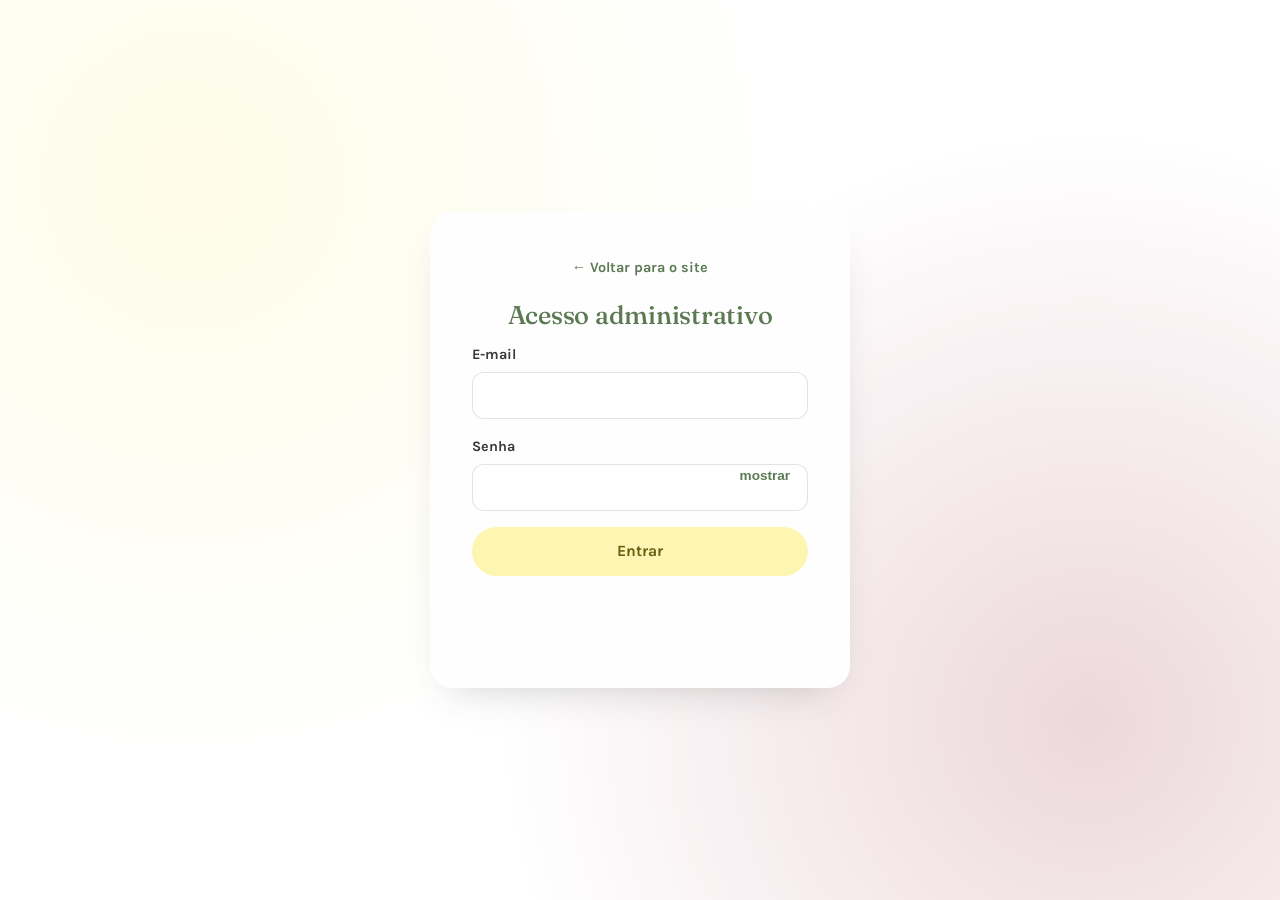
<file: SITE/PAGINAS/admin-login.html>
<!DOCTYPE html>
<html lang="pt-br">
<head>
    <meta charset="UTF-8">
    <meta name="viewport" content="width=device-width, initial-scale=1.0">
    <meta name="robots" content="noindex">
    <title>Acesso administrativo — 608 Flores e Floricultura</title>
    <link rel="stylesheet" href="../../STYLE/style.css">
</head>
<body class="login-page pagina-acesso">
    <div class="cartao-acesso">
        <a href="../index.html" class="cartao-acesso-voltar">← Voltar para o site</a>
        <h1 id="titulo-admin" style="font-size: 1.6rem;">Acesso administrativo</h1>
        <form id="form-admin" class="formulario-acesso ativo">
            <div class="campo"><label for="email-admin">E-mail</label><input type="email" id="email-admin" autocomplete="username" required></div>
            <div class="campo campo-senha"><label for="senha-admin">Senha</label><input type="password" id="senha-admin" autocomplete="current-password" minlength="8" required><button type="button" class="alterna-senha" data-campo="senha-admin">mostrar</button></div>
            <button type="submit" id="botao-admin" class="botao botao--primario botao--bloco">Entrar</button>
            <p class="mensagem-acesso" id="mensagem-admin"></p>
        </form>
    </div>
    <script src="../../SCRIPTS/produtos.js"></script>
    <script src="../../SCRIPTS/dados.js"></script>
    <script src="../../SCRIPTS/script.js"></script>
    <script src="../../SCRIPTS/login.js"></script>
    <script src="../../SCRIPTS/auth-admin.js"></script>
</body>
</html>
</file>
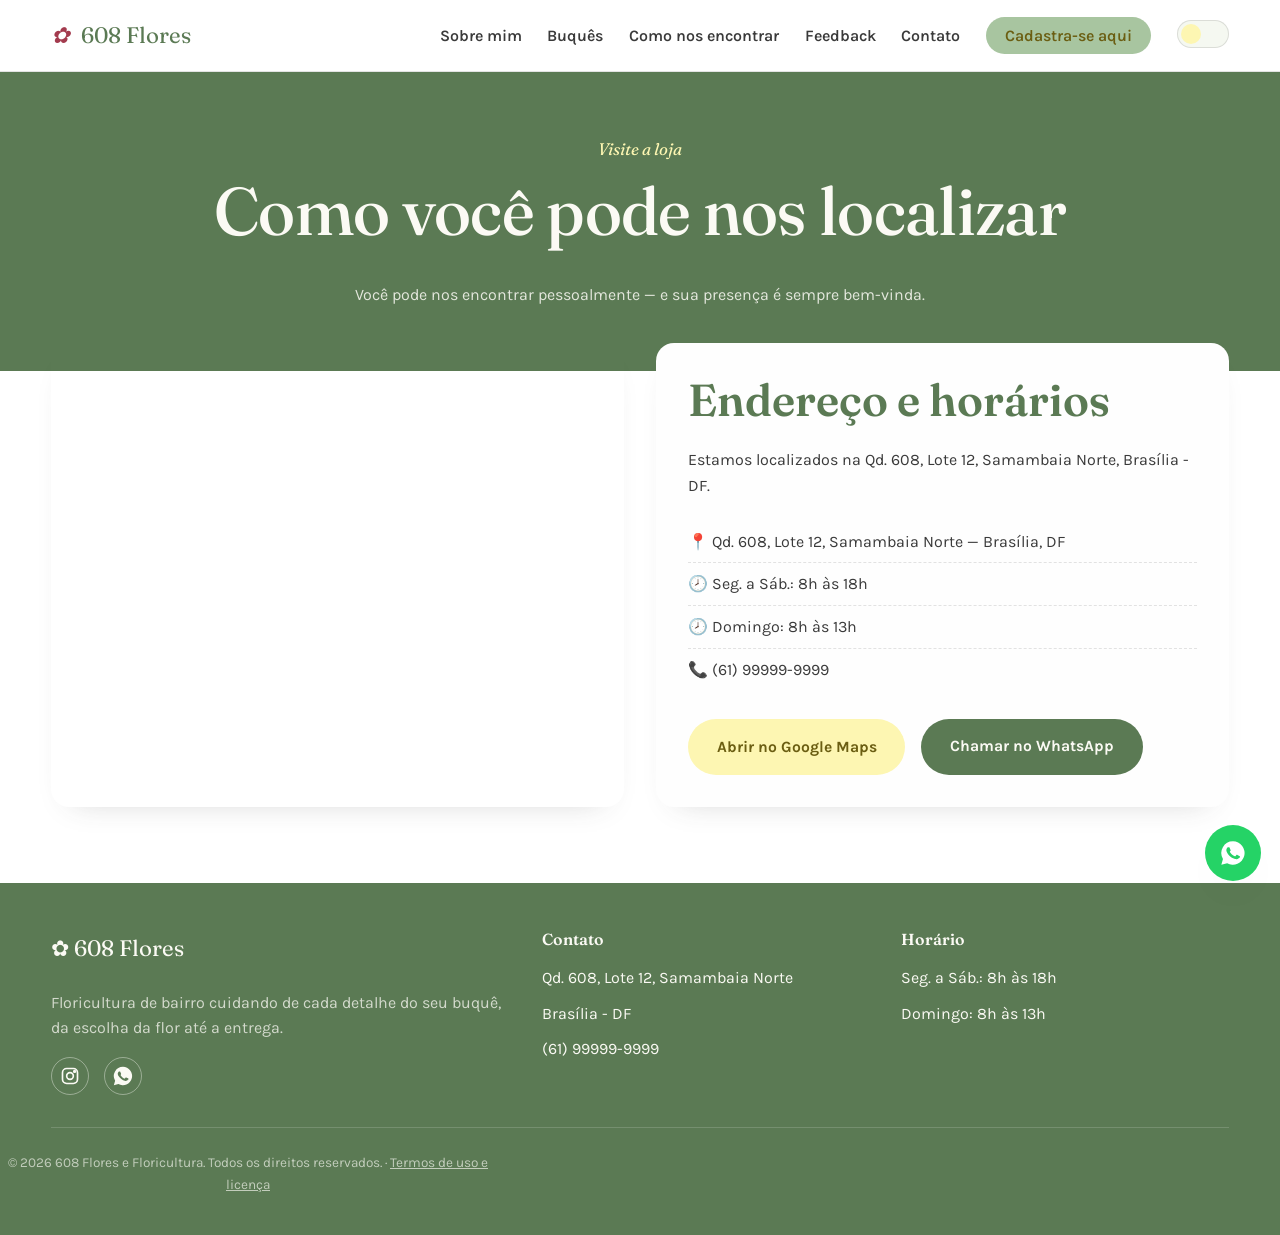
<file: site/PAGINAS/localizacao.html>
<!DOCTYPE html>
<html lang="pt-br">
<head>
    <meta charset="UTF-8">
    <meta name="viewport" content="width=device-width, initial-scale=1.0">
    <title>Como nos encontrar — 608 Flores e Floricultura</title>
    <link rel="stylesheet" href="../../STYLE/style.css">
</head>
<body class="pagina-localizacao">

    <header class="cabecalho">
        <div class="container barra-nav">
            <a href="../index.html" class="logo"><span class="logo-flor">✿</span> 608 Flores</a>

            <button class="menu-alterna" aria-label="Abrir menu" aria-expanded="false">
                <span></span><span></span><span></span>
            </button>

            <ul class="menu">
                <li><a href="../index.html#sobremim" class="menu-link">Sobre mim</a></li>
                <li><a href="vendas.html" class="menu-link">Buquês</a></li>
                <li><a href="localizacao.html" class="menu-link">Como nos encontrar</a></li>
                <li><a href="../index.html#feedback" class="menu-link">Feedback</a></li>
                <li><a href="#contatos" class="menu-link">Contato</a></li>
                <li><a href="loginpage.html" class="menu-link menu-cadastro">Cadastra-se aqui</a></li>
                <li>
                    <button class="alterna-tema" aria-label="Alternar tema claro ou escuro" type="button">
                        <span class="alterna-tema-bolha"></span>
                    </button>
                </li>
            </ul>
        </div>
    </header>

    <section class="banner-pagina">
        <div class="container revelar">
            <p class="eyebrow" style="color: var(--amarelo);">Visite a loja</p>
            <h1>Como você pode nos localizar</h1>
            <p>Você pode nos encontrar pessoalmente — e sua presença é sempre bem-vinda.</p>
        </div>
    </section>

    <section class="secao" style="padding-top: 0;">
        <div class="container localizacao-grade revelar" style="margin-top: -1.8rem;">
            <div class="localizacao-mapa">
                <iframe src="https://www.google.com/maps/embed?pb=!1m18!1m12!1m3!1d3837.99787561522!2d-48.08572481910021!3d-15.856708985260136!2m3!1f0!2f0!3f0!3m2!1i1024!2i768!4f13.1!3m3!1m2!1s0x935bcd3c55de4bf5%3A0x6fe66b40d86704c6!2s608%20flores%20%7C%20floricultura%20em%20samambaia%20norte%20%7C%20buqu%C3%AAs%20de%20flores%20e%20arranjos!5e0!3m2!1spt-BR!2sbr!4v1788547202586!5m2!1spt-BR!2sbr" loading="lazy" referrerpolicy="strict-origin-when-cross-origin" title="Mapa da 608 Flores e Floricultura"></iframe>
            </div>

            <div class="localizacao-cartao">
                <h2>Endereço e horários</h2>
                <p>Estamos localizados na Qd. 608, Lote 12, Samambaia Norte, Brasília - DF.</p>

                <ul class="localizacao-lista">
                    <li>📍 Qd. 608, Lote 12, Samambaia Norte — Brasília, DF</li>
                    <li>🕗 Seg. a Sáb.: 8h às 18h</li>
                    <li>🕗 Domingo: 8h às 13h</li>
                    <li>📞 (61) 99999-9999</li>
                </ul>

                <div class="hero-cta">
                    <button class="botao botao--primario" onclick="window.open('https://www.google.com/maps/place/608+Flores+|+Floricultura+em+samambaia+norte+|+buqu%C3%AAs+de+flores+e+arranjos/@-15.856708985260136,-48.08572481910021,17z/data=!3m1!4b1!4m1!3m0!5m2!1spt-BR!2sbr', '_blank')">Abrir no Google Maps</button>
                    <a href="https://wa.me/5561999999999" class="botao botao--whatsapp">Chamar no WhatsApp</a>
                </div>
            </div>
        </div>
    </section>

    <footer id="contatos" class="rodape">
        <div class="container rodape-grade">
            <div>
                <p class="logo" style="color:#fbfaf4;">✿ 608 Flores</p>
                <p style="color: rgba(251,250,244,0.75);">Floricultura de bairro cuidando de cada detalhe do seu buquê, da escolha da flor até a entrega.</p>
                <div class="rodape-social">
                    <a href="#" aria-label="Instagram"><svg viewBox="0 0 24 24" width="20" height="20" fill="none" stroke="currentColor" stroke-width="2" stroke-linecap="round" stroke-linejoin="round"><rect x="3" y="3" width="18" height="18" rx="5"/><circle cx="12" cy="12" r="4"/><circle cx="17.5" cy="6.5" r="1" fill="currentColor"/></svg></a>
                    <a href="https://wa.me/5561999999999" aria-label="WhatsApp"><svg viewBox="0 0 24 24" width="22" height="22" fill="currentColor"><path d="M12 2a10 10 0 0 0-8.6 15.1L2 22l5-1.3A10 10 0 1 0 12 2zm5.2 14.1c-.2.6-1.3 1.2-1.8 1.2-.5.1-1 .2-3.3-.7-2.8-1.2-4.6-4-4.7-4.2-.1-.2-1.1-1.5-1.1-2.8s.7-2 1-2.3c.2-.3.5-.3.7-.3h.5c.2 0 .4 0 .6.5l.8 2c.1.2.1.4 0 .5l-.4.6c-.1.2-.3.3-.1.6.2.3.8 1.3 1.7 2.1 1.2 1 2.1 1.4 2.4 1.5.3.1.5.1.6-.1l.8-1c.2-.2.4-.2.6-.1l1.9.9c.3.1.5.2.5.3.1.1.1.6-.1 1.2z"/></svg></a>
                </div>
            </div>
            <div>
                <h4>Contato</h4>
                <ul class="rodape-contato-lista">
                    <li>Qd. 608, Lote 12, Samambaia Norte</li>
                    <li>Brasília - DF</li>
                    <li>(61) 99999-9999</li>
                </ul>
            </div>
            <div>
                <h4>Horário</h4>
                <ul class="rodape-contato-lista">
                    <li>Seg. a Sáb.: 8h às 18h</li>
                    <li>Domingo: 8h às 13h</li>
                </ul>
            </div>
        </div>
        <p class="rodape-copy">© 2026 608 Flores e Floricultura. Todos os direitos reservados. · <a href="termos.html" style="text-decoration: underline;">Termos de uso e licença</a></p>
    </footer>

    <script src="../../SCRIPTS/script.js"></script>
</body>
</html>
</file>
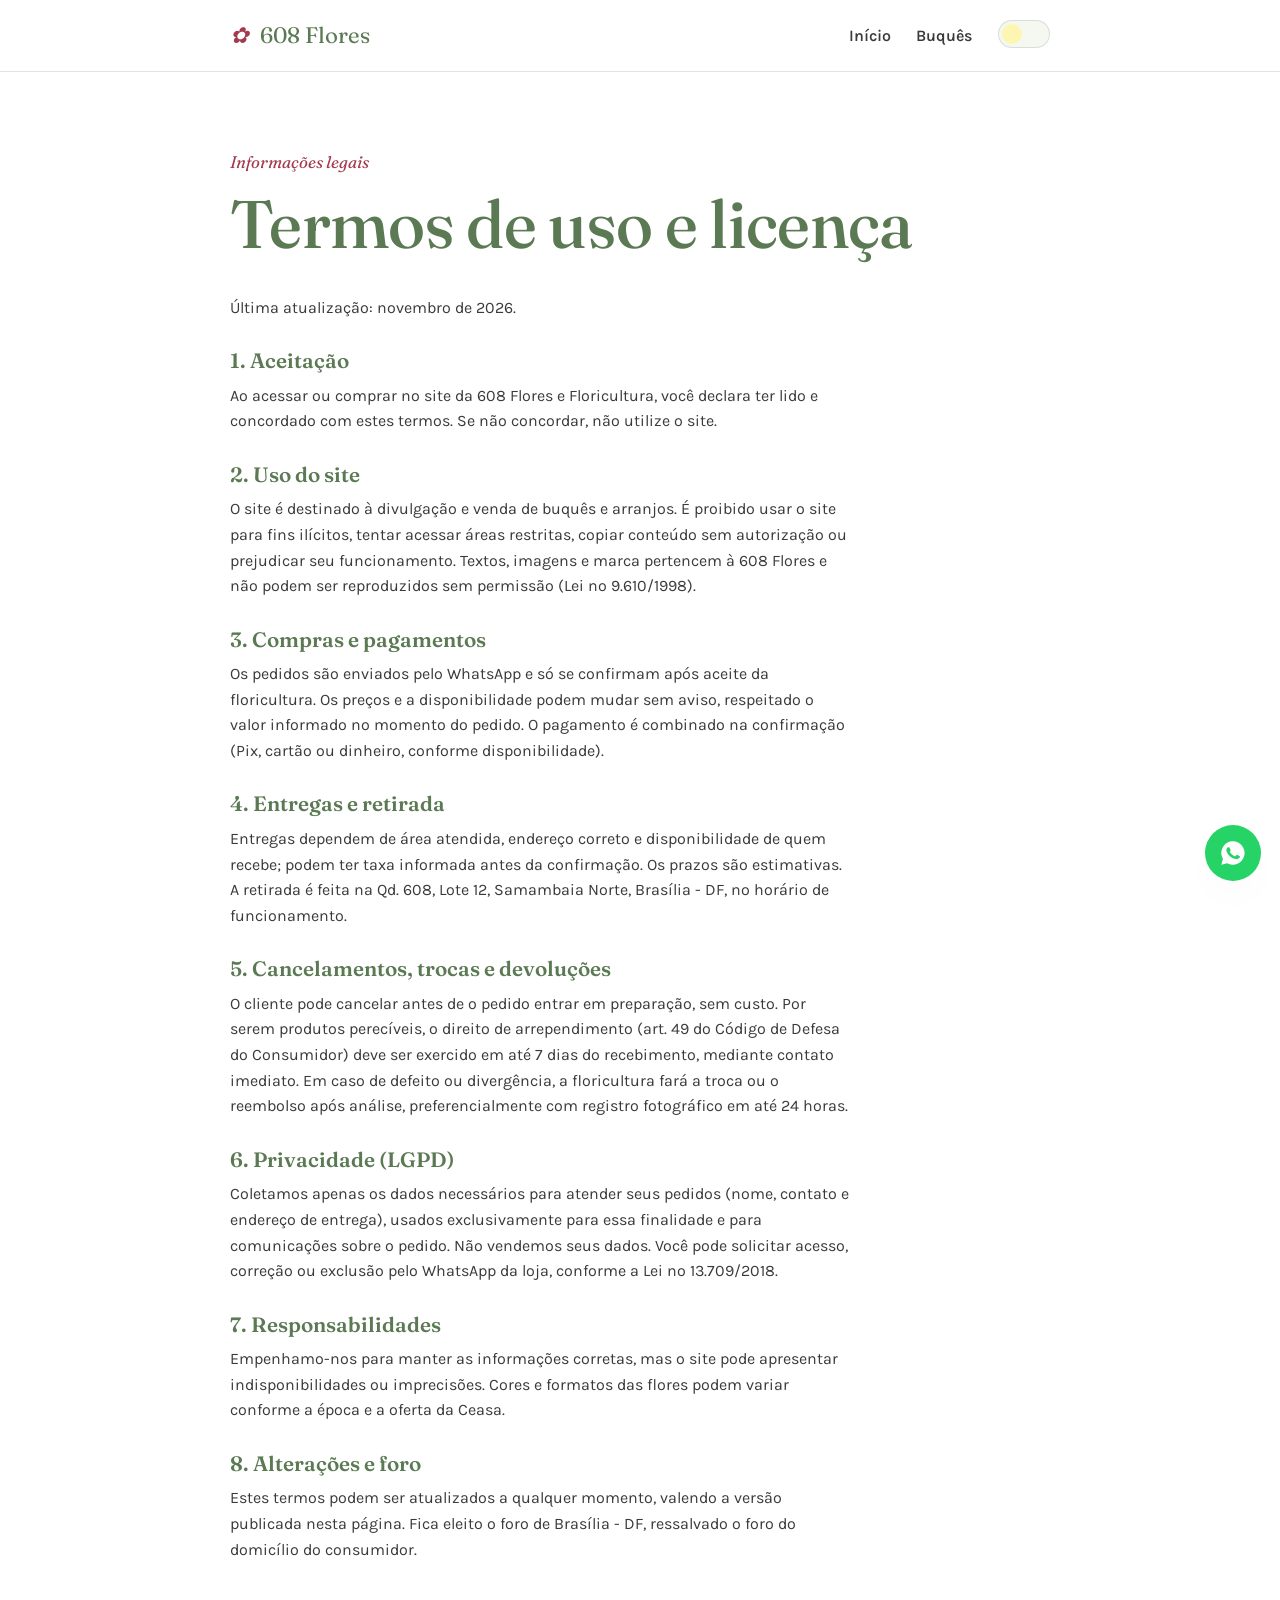
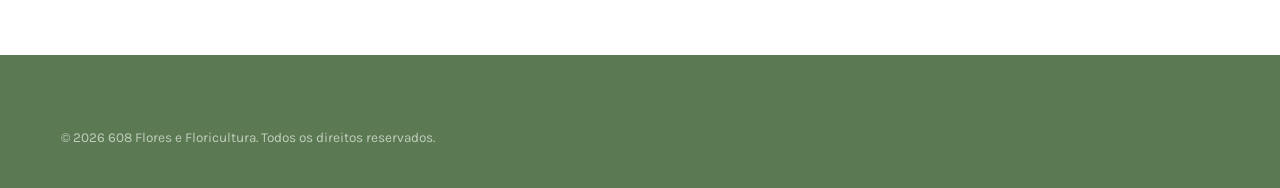
<file: SITE/PAGINAS/termos.html>
<!DOCTYPE html>
<html lang="pt-br">
<head>
    <meta charset="UTF-8">
    <meta name="viewport" content="width=device-width, initial-scale=1.0">
    <title>Termos de uso e licença — 608 Flores e Floricultura</title>
    <link rel="stylesheet" href="../../STYLE/style.css">
</head>
<body class="pagina-termos">
    <header class="cabecalho">
        <div class="container barra-nav">
            <a href="../index.html" class="logo"><span class="logo-flor">✿</span> 608 Flores</a>
            <ul class="menu" style="display:flex">
                <li><a href="../index.html" class="menu-link">Início</a></li>
                <li><a href="vendas.html" class="menu-link">Buquês</a></li>
                <li><button class="alterna-tema" aria-label="Alternar tema claro ou escuro" type="button"><span class="alterna-tema-bolha"></span></button></li>
            </ul>
        </div>
    </header>
    <section class="secao">
        <div class="container">
            <p class="eyebrow">Informações legais</p>
            <h1>Termos de uso e licença</h1>
            <p>Última atualização: novembro de 2026.</p>
            <h2>1. Aceitação</h2>
            <p>Ao acessar ou comprar no site da 608 Flores e Floricultura, você declara ter lido e concordado com estes termos. Se não concordar, não utilize o site.</p>
            <h2>2. Uso do site</h2>
            <p>O site é destinado à divulgação e venda de buquês e arranjos. É proibido usar o site para fins ilícitos, tentar acessar áreas restritas, copiar conteúdo sem autorização ou prejudicar seu funcionamento. Textos, imagens e marca pertencem à 608 Flores e não podem ser reproduzidos sem permissão (Lei nº 9.610/1998).</p>
            <h2>3. Compras e pagamentos</h2>
            <p>Os pedidos são enviados pelo WhatsApp e só se confirmam após aceite da floricultura. Os preços e a disponibilidade podem mudar sem aviso, respeitado o valor informado no momento do pedido. O pagamento é combinado na confirmação (Pix, cartão ou dinheiro, conforme disponibilidade).</p>
            <h2>4. Entregas e retirada</h2>
            <p>Entregas dependem de área atendida, endereço correto e disponibilidade de quem recebe; podem ter taxa informada antes da confirmação. Os prazos são estimativas. A retirada é feita na Qd. 608, Lote 12, Samambaia Norte, Brasília - DF, no horário de funcionamento.</p>
            <h2>5. Cancelamentos, trocas e devoluções</h2>
            <p>O cliente pode cancelar antes de o pedido entrar em preparação, sem custo. Por serem produtos perecíveis, o direito de arrependimento (art. 49 do Código de Defesa do Consumidor) deve ser exercido em até 7 dias do recebimento, mediante contato imediato. Em caso de defeito ou divergência, a floricultura fará a troca ou o reembolso após análise, preferencialmente com registro fotográfico em até 24 horas.</p>
            <h2>6. Privacidade (LGPD)</h2>
            <p>Coletamos apenas os dados necessários para atender seus pedidos (nome, contato e endereço de entrega), usados exclusivamente para essa finalidade e para comunicações sobre o pedido. Não vendemos seus dados. Você pode solicitar acesso, correção ou exclusão pelo WhatsApp da loja, conforme a Lei nº 13.709/2018.</p>
            <h2>7. Responsabilidades</h2>
            <p>Empenhamo-nos para manter as informações corretas, mas o site pode apresentar indisponibilidades ou imprecisões. Cores e formatos das flores podem variar conforme a época e a oferta da Ceasa.</p>
            <h2>8. Alterações e foro</h2>
            <p>Estes termos podem ser atualizados a qualquer momento, valendo a versão publicada nesta página. Fica eleito o foro de Brasília - DF, ressalvado o foro do domicílio do consumidor.</p>
        </div>
    </section>
    <footer class="rodape"><p class="rodape-copy">© 2026 608 Flores e Floricultura. Todos os direitos reservados.</p></footer>
    <script src="../../SCRIPTS/script.js"></script>
</body>
</html>
</file>
<file: STYLE/style.css>
/* =========================================================
   608 Flores e Floricultura — folha de estilo global (v2)
   Paleta: branco / amarelo pastel / verde sálvia / cinza-chumbo
   ========================================================= */

@import url('https://fonts.googleapis.com/css2?family=Fraunces:opsz,wght@9..144,300;9..144,500;9..144,600;9..144,700&family=Karla:wght@400;500;600;700&display=swap');

:root{
  color-scheme: light;

  /* ---- Paleta clara ---- */
  --fundo: #FFFFFF;
  --fundo-alt: #F5F8F1;          /* leve tingimento de sálvia sobre o branco */
  --cartao: #FEFEFE;
  --tinta: #3A3A3A;               /* cinza-chumbo — texto principal */
  --tinta-suave: #8C8C8C;         /* cinza claro — texto secundário/linhas */
  --linha: rgba(58,58,58,0.14);

  --amarelo: #FDF6B2;             /* destaque principal */
  --amarelo-texto: #6B5E12;       /* tom escuro do próprio amarelo, para texto sobre ele */
  --salvia: #A8C5A0;              /* contraste natural */
  --salvia-escura: #5B7A54;       /* variação mais escura da sálvia, para textos/logo com contraste */
  --vinho: #A33B4E;               /* acento raro — preço, paixão, links */
  --vinho-escuro: #832d3d;

  --sombra: 0 18px 40px -22px rgba(58,58,58,0.28);

  --fonte-titulo: 'Fraunces', serif;
  --fonte-texto: 'Karla', sans-serif;

  --raio-organico: 63% 37% 54% 46% / 45% 41% 59% 55%;
  --raio: 18px;

  --duracao-tema: 0.4s;
  --duracao-hover: 0.25s;
}

/* ---- Paleta escura: verde profundo, ameixa, marrom, creme ---- */
[data-tema="escuro"]{
  color-scheme: dark;

  --fundo: #1E231F;
  --fundo-alt: #262C24;
  --cartao: #2B322A;
  --tinta: #EDEAE0;
  --tinta-suave: #B9B3A3;
  --linha: rgba(237,234,224,0.14);

  --amarelo: #E4C765;
  --amarelo-texto: #2B2306;
  --salvia: #7FA173;
  --salvia-escura: #BFE0B4;
  --vinho: #C97E8E;
  --vinho-escuro: #9C5566;

  --sombra: 0 20px 44px -20px rgba(0,0,0,0.55);
}

*, *::before, *::after{ box-sizing: border-box; }

html{ scroll-behavior: smooth; }

body{
  margin: 0;
  background: var(--fundo);
  color: var(--tinta);
  font-family: var(--fonte-texto);
  font-size: 16px;
  line-height: 1.6;
  -webkit-font-smoothing: antialiased;
  transition: background-color var(--duracao-tema) ease, color var(--duracao-tema) ease;
}

img{ max-width: 100%; display: block; }

a{ color: inherit; text-decoration: none; }

ul{ list-style: none; margin: 0; padding: 0; }

h1, h2, h3, h4{
  font-family: var(--fonte-titulo);
  font-weight: 600;
  line-height: 1.12;
  margin: 0 0 0.5em;
  color: var(--salvia-escura);
  transition: color var(--duracao-tema) ease;
}

h1{ font-size: clamp(2.4rem, 5vw + 1rem, 4.2rem); font-weight: 500; letter-spacing: -0.01em; }
h2{ font-size: clamp(1.9rem, 3vw + 1rem, 2.8rem); }
h3{ font-size: 1.3rem; }

p{ margin: 0 0 1em; max-width: 62ch; color: var(--tinta); }

:focus-visible{
  outline: 3px solid var(--vinho);
  outline-offset: 3px;
}

@media (prefers-reduced-motion: reduce){
  *{ animation-duration: 0.01ms !important; animation-iteration-count: 1 !important; transition-duration: 0.01ms !important; scroll-behavior: auto !important; }
}

.container{
  width: min(1180px, 92%);
  margin-inline: auto;
}

.secao{
  padding: clamp(3.5rem, 6vw, 6.5rem) 0;
}

.secao--alt{ background: var(--fundo-alt); transition: background-color var(--duracao-tema) ease; }

.secao--escura{
  background: var(--salvia-escura);
  color: #fbfaf4;
}
[data-tema="escuro"] .secao--escura{ background: #171b16; }
.secao--escura h2, .secao--escura h3{ color: #fbfaf4; }
.secao--escura p{ color: rgba(251,250,244,0.85); }

.eyebrow{
  display: inline-block;
  font-family: var(--fonte-titulo);
  font-style: italic;
  font-size: 1.05rem;
  color: var(--vinho);
  margin-bottom: 0.6em;
}

.lead{
  font-size: 1.1rem;
  max-width: 58ch;
  color: var(--tinta-suave);
}

/* ---------- Revelação suave ao rolar a página ---------- */
.revelar{
  opacity: 0;
  transform: translateY(18px);
  transition: opacity 0.7s ease, transform 0.7s ease;
}
.revelar.revelado{
  opacity: 1;
  transform: translateY(0);
}
@media (prefers-reduced-motion: reduce){
  .revelar{ opacity: 1; transform: none; }
}

/* ---------- Botões ---------- */
.botao{
  display: inline-flex;
  align-items: center;
  gap: 0.5em;
  padding: 0.85em 1.7em;
  border-radius: 999px;
  border: 2px solid transparent;
  font-family: var(--fonte-texto);
  font-weight: 700;
  font-size: 0.98rem;
  cursor: pointer;
  transition: transform var(--duracao-hover) ease, box-shadow var(--duracao-hover) ease, background var(--duracao-hover) ease, color var(--duracao-hover) ease, border-color var(--duracao-hover) ease;
}

.botao--primario{
  background: var(--amarelo);
  color: var(--amarelo-texto);
}
.botao--primario:hover{ transform: translateY(-2px) scale(1.02); box-shadow: var(--sombra); }
.botao--primario:active{ transform: translateY(0) scale(0.98); }

.botao--contorno{
  border-color: var(--salvia-escura);
  color: var(--salvia-escura);
  background: transparent;
}
.botao--contorno:hover{ background: var(--salvia); color: var(--amarelo-texto); border-color: var(--salvia); transform: translateY(-2px); }

.botao--vinho{ background: var(--vinho); color: #fff5f2; }
.botao--vinho:hover{ background: var(--vinho-escuro); transform: translateY(-2px) scale(1.02); }

.botao--whatsapp{ background: var(--salvia-escura); color: #fbfaf4; }
.botao--whatsapp:hover{ background: var(--vinho-escuro); transform: translateY(-2px) scale(1.02); }

.botao--bloco{ width: 100%; justify-content: center; }
.botao:disabled{ opacity: 0.5; cursor: not-allowed; transform: none !important; }

/* ---------- Alternador de tema ---------- */
.alterna-tema{
  position: relative;
  display: inline-flex;
  align-items: center;
  width: 52px;
  height: 28px;
  border-radius: 999px;
  border: 1.5px solid var(--linha);
  background: var(--fundo-alt);
  cursor: pointer;
  padding: 3px;
  transition: background var(--duracao-tema) ease, border-color var(--duracao-tema) ease;
  flex-shrink: 0;
}
.alterna-tema-bolha{
  width: 20px; height: 20px;
  border-radius: 50%;
  background: var(--amarelo);
  display: flex; align-items: center; justify-content: center;
  transform: translateX(0);
  transition: transform var(--duracao-tema) ease, background var(--duracao-tema) ease;
}
[data-tema="escuro"] .alterna-tema-bolha{ transform: translateX(24px); }
.alterna-tema-bolha svg{ width: 12px; height: 12px; color: var(--amarelo-texto); }

/* ---------- Cabeçalho / navegação ---------- */
.cabecalho{
  position: sticky;
  top: 0;
  z-index: 50;
  background: color-mix(in srgb, var(--fundo) 92%, transparent);
  backdrop-filter: blur(8px);
  border-bottom: 1px solid var(--linha);
  transition: background-color var(--duracao-tema) ease, border-color var(--duracao-tema) ease;
}

.barra-nav{
  display: flex;
  align-items: center;
  justify-content: space-between;
  gap: 1rem;
  padding: 1.1rem 0;
}

.logo{
  font-family: var(--fonte-titulo);
  font-size: 1.4rem;
  color: var(--salvia-escura);
  display: flex;
  align-items: center;
  gap: 0.5em;
}
.logo .logo-flor{ color: var(--vinho); font-style: italic; }

.menu{
  display: flex;
  align-items: center;
  gap: 1.6rem;
  font-weight: 600;
}

.menu-link{
  position: relative;
  padding: 0.2em 0;
}
.menu-link::after{
  content: "";
  position: absolute;
  left: 0; bottom: -2px;
  width: 0; height: 2px;
  background: var(--vinho);
  transition: width var(--duracao-hover) ease;
}
.menu-link:hover::after{ width: 100%; }

.menu-cadastro{
  background: var(--salvia);
  color: var(--amarelo-texto) !important;
  padding: 0.55em 1.2em;
  border-radius: 999px;
  transition: background var(--duracao-hover) ease, transform var(--duracao-hover) ease;
}
.menu-cadastro::after{ display: none; }
.menu-cadastro:hover{ background: var(--salvia-escura); color: #fbfaf4 !important; transform: translateY(-1px); }

.icone-carrinho{
  position: relative;
  display: inline-flex;
  align-items: center;
  justify-content: center;
}
.icone-carrinho svg{ width: 24px; height: 24px; transition: transform var(--duracao-hover) ease; }
.icone-carrinho:hover svg{ transform: scale(1.12); }
.contador-carrinho{
  position: absolute;
  top: -8px; right: -10px;
  background: var(--vinho);
  color: #fff;
  font-size: 0.68rem;
  font-weight: 700;
  min-width: 18px;
  height: 18px;
  border-radius: 999px;
  display: flex;
  align-items: center;
  justify-content: center;
  padding: 0 4px;
}

.menu-alterna{
  display: none;
  background: none;
  border: none;
  cursor: pointer;
  padding: 0.4rem;
}
.menu-alterna span{
  display: block;
  width: 26px;
  height: 2px;
  background: var(--salvia-escura);
  margin: 6px 0;
  transition: transform 0.25s ease, opacity 0.25s ease, background var(--duracao-tema) ease;
}

@media (max-width: 860px){
  .menu-alterna{ display: block; }
  .menu{
    position: fixed;
    inset: 0 0 0 26%;
    flex-direction: column;
    justify-content: center;
    align-items: flex-start;
    gap: 1.6rem;
    background: var(--fundo);
    padding: 2rem 2rem;
    transform: translateX(100%);
    transition: transform 0.3s ease, background-color var(--duracao-tema) ease;
    box-shadow: -18px 0 40px -25px rgba(0,0,0,0.4);
  }
  .menu.aberto{ transform: translateX(0); }
  .menu-cadastro{ width: 100%; text-align: center; }
  body.menu-ativo{ overflow: hidden; }
}

/* ---------- Divisor orgânico ---------- */
.divisor{
  width: 100%;
  height: 46px;
  display: block;
  color: var(--fundo-alt);
  transition: color var(--duracao-tema) ease;
}
.divisor path{ fill: currentColor; }

/* ---------- Hero home ---------- */
.hero{ padding-block: clamp(2.5rem, 6vw, 5rem); }
.hero .container{
  display: grid;
  grid-template-columns: 1fr;
  gap: 2.5rem;
  align-items: center;
}
@media (min-width: 900px){
  .hero .container{ grid-template-columns: 1.05fr 0.95fr; gap: 3.5rem; }
}

.hero-imagem{
  position: relative;
  aspect-ratio: 4 / 5;
  overflow: hidden;
  border-radius: var(--raio-organico);
  box-shadow: var(--sombra);
}
.hero-imagem img{
  width: 100%; height: 100%; object-fit: cover;
  transition: transform 0.8s ease;
}
.hero-imagem:hover img{ transform: scale(1.05); }
.hero-selo{
  position: absolute;
  bottom: 1.4rem; left: 1.4rem;
  background: color-mix(in srgb, var(--cartao) 94%, transparent);
  padding: 0.9em 1.2em;
  border-radius: 16px;
  font-family: var(--fonte-titulo);
  font-size: 0.95rem;
  color: var(--salvia-escura);
  box-shadow: 0 10px 24px -14px rgba(0,0,0,0.35);
}

.hero-cta{ display: flex; flex-wrap: wrap; gap: 1rem; margin-top: 1.8rem; }

/* ---------- Sobre mim ---------- */
.sobre{
  display: grid;
  grid-template-columns: 1fr;
  gap: 2.5rem;
  align-items: start;
}
@media (min-width: 900px){
  .sobre{ grid-template-columns: 0.8fr 1.2fr; gap: 3.5rem; }
}
.sobre-retrato{
  border-radius: 60% 40% 45% 55% / 55% 45% 55% 45%;
  overflow: hidden;
  box-shadow: var(--sombra);
  aspect-ratio: 1 / 1;
}
.sobre-retrato img{ width: 100%; height: 100%; object-fit: cover; transition: transform 0.8s ease; }
.sobre-retrato:hover img{ transform: scale(1.04); }
.sobre-texto p{ max-width: 62ch; }
.sobre-assinatura{
  font-family: var(--fonte-titulo);
  font-style: italic;
  font-size: 1.3rem;
  color: var(--vinho);
  margin-top: 1.2rem;
}

/* ---------- Cards genéricos ---------- */
.grade-3{
  display: grid;
  grid-template-columns: 1fr;
  gap: 1.8rem;
}
@media (min-width: 700px){ .grade-3{ grid-template-columns: repeat(2, 1fr); } }
@media (min-width: 1050px){ .grade-3{ grid-template-columns: repeat(3, 1fr); } }

.cartao-buque{
  background: var(--cartao);
  border-radius: var(--raio);
  overflow: hidden;
  box-shadow: 0 14px 30px -22px rgba(58,58,58,0.3);
  display: flex;
  flex-direction: column;
  transition: transform var(--duracao-hover) ease, box-shadow var(--duracao-hover) ease, background-color var(--duracao-tema) ease;
  border: 1px solid var(--linha);
}
.cartao-buque:hover{ transform: translateY(-6px); box-shadow: var(--sombra); }

.cartao-buque-figura{
  position: relative;
  aspect-ratio: 4 / 3;
  overflow: hidden;
}
.cartao-buque-figura img{
  width: 100%; height: 100%; object-fit: cover;
  transition: opacity 0.4s ease, transform 0.6s ease;
}
.cartao-buque-figura img.imagem-alt{
  position: absolute; inset: 0; opacity: 0;
}
.cartao-buque:hover .imagem-alt{ opacity: 1; }
.cartao-buque:hover .imagem-principal{ transform: scale(1.05); }

.cartao-buque-corpo{
  padding: 1.4rem 1.4rem 1.6rem;
  display: flex;
  flex-direction: column;
  gap: 0.5rem;
  flex: 1;
}
.cartao-buque-preco{
  font-family: var(--fonte-titulo);
  font-size: 1.3rem;
  color: var(--vinho);
  margin-top: auto;
}

.rodape-secao{
  text-align: center;
  margin-top: 2.6rem;
}

/* ---------- Filtro de categorias (vendas.html) ---------- */
.filtro-categorias{
  display: flex;
  flex-wrap: wrap;
  gap: 0.7rem;
  margin-bottom: 2.2rem;
}
.filtro-tag{
  background: var(--cartao);
  border: 1.5px solid var(--linha);
  color: var(--tinta-suave);
  padding: 0.55em 1.3em;
  border-radius: 999px;
  font-weight: 700;
  font-size: 0.9rem;
  cursor: pointer;
  transition: all var(--duracao-hover) ease;
}
.filtro-tag:hover{ border-color: var(--salvia-escura); color: var(--salvia-escura); }
.filtro-tag.ativa{ background: var(--salvia); border-color: var(--salvia); color: var(--amarelo-texto); }

.cartao-buque[hidden]{ display: none; }

/* ---------- Localização ---------- */
.localizacao-grade{
  display: grid;
  grid-template-columns: 1fr;
  gap: 2rem;
  align-items: stretch;
}
@media (min-width: 900px){ .localizacao-grade{ grid-template-columns: 1fr 1fr; } }
.localizacao-cartao{
  background: var(--cartao);
  border-radius: var(--raio);
  padding: 2rem;
  box-shadow: 0 14px 30px -22px rgba(58,58,58,0.28);
  transition: background-color var(--duracao-tema) ease;
}
.localizacao-lista{ margin: 1.4rem 0; }
.localizacao-lista li{
  display: flex; gap: 0.8em;
  padding: 0.5em 0;
  border-bottom: 1px dashed var(--linha);
}
.localizacao-lista li:last-child{ border-bottom: none; }
.localizacao-mapa{
  border-radius: var(--raio);
  overflow: hidden;
  box-shadow: 0 14px 30px -22px rgba(58,58,58,0.28);
  min-height: 320px;
  filter: saturate(0.92);
}
.localizacao-mapa iframe{ width: 100%; height: 100%; min-height: 320px; border: 0; }

/* ---------- Depoimentos ---------- */
.grade-depoimentos{
  display: grid;
  grid-template-columns: 1fr;
  gap: 1.6rem;
}
@media (min-width: 800px){ .grade-depoimentos{ grid-template-columns: repeat(3, 1fr); } }

.depoimento{
  background: rgba(251,250,244,0.08);
  border: 1px solid rgba(251,250,244,0.22);
  border-radius: var(--raio);
  padding: 1.8rem;
  transition: transform var(--duracao-hover) ease, background var(--duracao-hover) ease;
}
.depoimento:hover{ transform: translateY(-4px); background: rgba(251,250,244,0.13); }
.depoimento p{ font-style: italic; color: #fbfaf4; }
.depoimento-autor{
  font-family: var(--fonte-texto);
  font-weight: 700;
  font-style: normal;
  color: var(--amarelo);
  margin-top: 1rem;
  display: block;
}

/* ---------- Rodapé ---------- */
.rodape{
  background: var(--salvia-escura);
  color: #fbfaf4;
  padding: 3rem 0 1.6rem;
  transition: background-color var(--duracao-tema) ease;
}
[data-tema="escuro"] .rodape{ background: #171b16; }
.rodape-grade{
  display: grid;
  grid-template-columns: 1fr;
  gap: 2rem;
  padding-bottom: 2rem;
  border-bottom: 1px solid rgba(251,250,244,0.16);
}
@media (min-width: 700px){ .rodape-grade{ grid-template-columns: 1.4fr 1fr 1fr; } }
.rodape h4{ color: #fbfaf4; margin-bottom: 0.7em; }
.rodape-contato-lista li{ padding: 0.3em 0; }
.rodape-social{ display: flex; gap: 0.9rem; margin-top: 0.8rem; }
.rodape-social a{
  width: 38px; height: 38px;
  border-radius: 999px;
  border: 1px solid rgba(251,250,244,0.4);
  display: flex; align-items: center; justify-content: center;
  transition: background var(--duracao-hover) ease, transform var(--duracao-hover) ease;
}
.rodape-social a:hover{ background: rgba(251,250,244,0.15); transform: translateY(-2px); }
.rodape-copy{
  text-align: center;
  padding-top: 1.5rem;
  font-size: 0.85rem;
  color: rgba(251,250,244,0.65);
}

/* =========================================================
   Página: Buquês (vendas.html)
   ========================================================= */
.banner-pagina{
  background: var(--salvia-escura);
  color: #fbfaf4;
  padding: clamp(2.6rem, 5vw, 4rem) 0 3rem;
  text-align: center;
  transition: background-color var(--duracao-tema) ease;
}
[data-tema="escuro"] .banner-pagina{ background: #171b16; }
.banner-pagina h1{ color: #fbfaf4; }
.banner-pagina p{ margin-inline: auto; color: rgba(251,250,244,0.85); }

.abas-vendas{
  display: flex;
  gap: 0.8rem;
  justify-content: center;
  flex-wrap: wrap;
  margin: -1.8rem auto 2.8rem;
  position: relative;
  z-index: 2;
}
.aba-link{
  background: var(--cartao);
  padding: 0.8em 1.5em;
  border-radius: 999px;
  font-weight: 700;
  box-shadow: 0 10px 24px -16px rgba(0,0,0,0.4);
  transition: color var(--duracao-hover) ease, transform var(--duracao-hover) ease;
}
.aba-link:hover{ color: var(--vinho); transform: translateY(-2px); }

.controle-qtd{
  display: inline-flex;
  align-items: center;
  border: 1px solid var(--linha);
  border-radius: 999px;
  overflow: hidden;
}
.controle-qtd button{
  background: var(--fundo-alt);
  border: none;
  width: 34px; height: 34px;
  font-size: 1.1rem;
  cursor: pointer;
  color: var(--tinta);
  transition: background var(--duracao-hover) ease;
}
.controle-qtd button:hover{ background: var(--salvia); }
.controle-qtd input{
  width: 38px;
  border: none;
  background: var(--cartao);
  color: var(--tinta);
  text-align: center;
  font-family: var(--fonte-texto);
  font-weight: 700;
  -moz-appearance: textfield;
}
.controle-qtd input::-webkit-outer-spin-button,
.controle-qtd input::-webkit-inner-spin-button{ -webkit-appearance: none; margin: 0; }

.acoes-buque{
  display: flex;
  align-items: center;
  gap: 0.8rem;
  margin-top: 0.6rem;
  flex-wrap: wrap;
}
.acoes-buque .botao{ flex: 1; justify-content: center; padding: 0.75em 1.2em; }

.cesta-cta{
  text-align: center;
  background: var(--fundo-alt);
  border-radius: var(--raio);
  padding: clamp(2rem, 5vw, 3.5rem);
}
.cesta-cta p{ margin-inline: auto; }

/* ---------- Carrinho (painel lateral) ---------- */
.fundo-carrinho{
  position: fixed; inset: 0;
  background: rgba(30,35,31,0.5);
  opacity: 0; pointer-events: none;
  transition: opacity 0.25s ease;
  z-index: 90;
}
.fundo-carrinho.visivel{ opacity: 1; pointer-events: auto; }

.painel-carrinho{
  position: fixed;
  top: 0; right: 0;
  height: 100%;
  width: min(400px, 92vw);
  background: var(--fundo);
  box-shadow: -20px 0 40px -20px rgba(0,0,0,0.4);
  z-index: 95;
  transform: translateX(100%);
  transition: transform 0.3s ease, background-color var(--duracao-tema) ease;
  display: flex;
  flex-direction: column;
}
.painel-carrinho.visivel{ transform: translateX(0); }

.painel-carrinho-cabecalho{
  display: flex; align-items: center; justify-content: space-between;
  padding: 1.4rem 1.4rem 1rem;
  border-bottom: 1px solid var(--linha);
}
.painel-carrinho-fechar{
  background: none; border: none; font-size: 1.6rem; cursor: pointer; line-height: 1;
  color: var(--salvia-escura);
}
.painel-carrinho-itens{
  flex: 1;
  overflow-y: auto;
  padding: 1rem 1.4rem;
  display: flex; flex-direction: column; gap: 1rem;
}
.item-carrinho{
  display: grid;
  grid-template-columns: 60px 1fr auto;
  gap: 0.8rem;
  align-items: center;
}
.item-carrinho img{ width: 60px; height: 60px; object-fit: cover; border-radius: 10px; }
.item-carrinho-remover{
  background: none; border: none; color: var(--vinho); font-weight: 700; cursor: pointer;
  font-size: 0.85rem; padding: 0;
}
.carrinho-vazio{
  text-align: center;
  color: var(--tinta-suave);
  padding: 2.4rem 1rem;
}
.painel-carrinho-rodape{
  padding: 1.2rem 1.4rem 1.6rem;
  border-top: 1px solid var(--linha);
}
.linha-subtotal{
  display: flex; justify-content: space-between;
  font-family: var(--fonte-titulo);
  font-size: 1.2rem;
  margin-bottom: 1rem;
}

/* =========================================================
   Página: Localização standalone
   ========================================================= */
.pagina-localizacao .secao{ padding-top: clamp(2rem, 5vw, 3.5rem); }

/* =========================================================
   Página: Login / Cadastro
   ========================================================= */
.pagina-acesso{
  min-height: 100vh;
  display: flex;
  align-items: center;
  justify-content: center;
  padding: 2.5rem 1.2rem;
  background:
    radial-gradient(circle at 15% 20%, color-mix(in srgb, var(--amarelo) 30%, transparent), transparent 45%),
    radial-gradient(circle at 85% 80%, color-mix(in srgb, var(--vinho) 20%, transparent), transparent 45%),
    var(--fundo);
  transition: background-color var(--duracao-tema) ease;
}
.cartao-acesso{
  width: min(420px, 100%);
  background: var(--cartao);
  border-radius: 22px;
  box-shadow: var(--sombra);
  padding: clamp(1.8rem, 4vw, 2.6rem);
  text-align: center;
  transition: background-color var(--duracao-tema) ease;
}
.cartao-acesso-voltar{
  display: inline-flex; align-items: center; gap: 0.4em;
  font-weight: 700; font-size: 0.9rem;
  margin-bottom: 1.4rem;
  color: var(--salvia-escura);
}
.login-image{
  width: 84px; height: 84px;
  object-fit: cover;
  border-radius: 999px;
  margin: 0 auto 1rem;
  box-shadow: 0 10px 22px -12px rgba(0,0,0,0.4);
}
.abas-acesso{
  display: flex;
  background: var(--fundo-alt);
  border-radius: 999px;
  padding: 4px;
  margin: 1.4rem 0 1.6rem;
}
.aba-acesso{
  flex: 1;
  border: none;
  background: transparent;
  padding: 0.65em 0;
  border-radius: 999px;
  font-weight: 700;
  font-family: var(--fonte-texto);
  cursor: pointer;
  color: var(--salvia-escura);
  transition: background var(--duracao-hover) ease, color var(--duracao-hover) ease;
}
.aba-acesso.ativa{ background: var(--salvia); color: var(--amarelo-texto); }

.formulario-acesso{ text-align: left; display: none; flex-direction: column; gap: 1rem; }
.formulario-acesso.ativo{ display: flex; }

.campo{ display: flex; flex-direction: column; gap: 0.4rem; }
.campo label{ font-weight: 700; font-size: 0.9rem; }
.campo input{
  padding: 0.8em 1em;
  border-radius: 12px;
  border: 1.5px solid var(--linha);
  font-family: var(--fonte-texto);
  font-size: 1rem;
  background: var(--fundo);
  color: var(--tinta);
  transition: border-color var(--duracao-hover) ease;
}
.campo input:focus{ border-color: var(--vinho); outline: none; }

.campo-senha{ position: relative; }
.alterna-senha{
  position: absolute;
  right: 0.9em; top: 2.35em;
  background: none; border: none; cursor: pointer;
  font-size: 0.85rem; font-weight: 700; color: var(--salvia-escura);
}

.mensagem-acesso{
  margin-top: 1rem;
  font-weight: 700;
  color: var(--salvia-escura);
  min-height: 1.4em;
}

.rodape-acesso{
  margin-top: 1.2rem;
  font-size: 0.9rem;
  color: var(--tinta-suave);
}

/* =========================================================
   Catálogo dinâmico (loja.js)
   ========================================================= */
.etiqueta-esgotado{
  position: absolute;
  top: 0.9rem; left: 0.9rem;
  background: var(--vinho);
  color: #fff5f2;
  font-size: 0.75rem;
  font-weight: 700;
  padding: 0.35em 0.9em;
  border-radius: 999px;
}
.cartao-buque-estoque{
  font-size: 0.85rem;
  color: var(--tinta-suave);
  margin: 0;
}

/* =========================================================
   Página: Administrador
   ========================================================= */
.resumo-admin{
  display: grid;
  grid-template-columns: repeat(2, 1fr);
  gap: 1.2rem;
}
@media (min-width: 700px){ .resumo-admin{ grid-template-columns: repeat(4, 1fr); } }

.estatistica-cartao{
  background: var(--cartao);
  border: 1px solid var(--linha);
  border-radius: var(--raio);
  padding: 1.4rem;
  display: flex;
  flex-direction: column;
  gap: 0.3rem;
  transition: transform var(--duracao-hover) ease, background-color var(--duracao-tema) ease;
}
.estatistica-cartao:hover{ transform: translateY(-3px); }
.estatistica-numero{
  font-family: var(--fonte-titulo);
  font-size: 1.8rem;
  color: var(--salvia-escura);
}
.estatistica-legenda{
  font-size: 0.85rem;
  color: var(--tinta-suave);
}

.formulario-produto{
  display: grid;
  grid-template-columns: 1fr;
  gap: 1.1rem;
  margin-top: 1.6rem;
}
@media (min-width: 700px){
  .formulario-produto{ grid-template-columns: repeat(2, 1fr); }
  .campo-descricao{ grid-column: 1 / -1; }
  .formulario-produto button{ grid-column: 1 / -1; justify-self: start; }
}

.lista-produtos{
  display: flex;
  flex-direction: column;
  gap: 1rem;
  margin-top: 1.8rem;
}

.linha-produto{
  background: var(--cartao);
  border: 1px solid var(--linha);
  border-radius: var(--raio);
  padding: 1rem 1.2rem;
  display: grid;
  grid-template-columns: 56px 1fr;
  gap: 1rem;
  align-items: center;
  transition: background-color var(--duracao-tema) ease, box-shadow var(--duracao-hover) ease;
}
.linha-produto:hover{ box-shadow: var(--sombra); }

.miniatura-produto{
  width: 56px; height: 56px;
  object-fit: cover;
  border-radius: 12px;
  grid-row: 1 / 3;
}

.linha-produto-info{ display: flex; flex-direction: column; gap: 0.15rem; }
.linha-produto-categoria{ font-size: 0.8rem; color: var(--tinta-suave); text-transform: capitalize; }

.campo-inline{
  display: flex;
  flex-direction: column;
  gap: 0.3rem;
  font-size: 0.8rem;
  font-weight: 700;
  color: var(--tinta-suave);
}
.campo-inline input[type="number"]{
  padding: 0.5em 0.7em;
  border-radius: 10px;
  border: 1.5px solid var(--linha);
  background: var(--fundo);
  color: var(--tinta);
  font-family: var(--fonte-texto);
  font-weight: 700;
  width: 100px;
}

.botao-excluir{ padding: 0.6em 1.2em; }

@media (min-width: 780px){
  .linha-produto{
    grid-template-columns: 56px 1.6fr 1fr 1.3fr auto;
  }
  .miniatura-produto{ grid-row: auto; }
}

.aviso-admin{
  position: fixed;
  bottom: 1.6rem;
  left: 50%;
  transform: translate(-50%, 20px);
  background: var(--salvia-escura);
  color: #fbfaf4;
  padding: 0.9em 1.6em;
  border-radius: 999px;
  font-weight: 700;
  font-size: 0.9rem;
  box-shadow: var(--sombra);
  opacity: 0;
  pointer-events: none;
  transition: opacity 0.3s ease, transform 0.3s ease;
  z-index: 99;
  max-width: 90vw;
  text-align: center;
}
.aviso-admin.visivel{
  opacity: 1;
  transform: translate(-50%, 0);
}

/* ---------- Painel: abas, gráfico, tabelas ---------- */
.abas-vendas button.aba-link{ background:none; border:0; cursor:pointer; font:inherit; }
.abas-vendas .aba-link.ativa{ color: var(--vinho); border-bottom: 2px solid var(--vinho); }
.barra-periodo{ display:flex; flex-wrap:wrap; gap:.5rem; align-items:center; margin: 1rem auto; }
.barra-periodo .ativa{ background: var(--salvia); color: var(--amarelo-texto); }
.barra-periodo select, .painel-aba select, .painel-aba input[type="date"]{ padding:.55rem .7rem; border:1.5px solid var(--linha); border-radius:10px; background:var(--fundo-alt); color:var(--tinta); font:inherit; }
.titulo-painel{ font-size:1.2rem; margin: 1.6rem 0 .6rem; }
.painel-aba[hidden]{ display:none; }
.pedido{ flex-wrap:wrap; }
.pedido small{ display:block; color:var(--tinta-suave); }
.grafico{ display:flex; gap:3px; align-items:flex-end; height:180px; overflow-x:auto; padding-bottom:.2rem; }
.grafico-col{ flex:1 0 14px; display:flex; flex-direction:column; align-items:center; height:100%; font-size:.65rem; color:var(--tinta-suave); }
.grafico-barras{ flex:1; width:100%; display:flex; align-items:flex-end; gap:1px; }
.grafico i, .legenda-grafico i{ display:inline-block; flex:1; min-height:1px; border-radius:3px 3px 0 0; }
.b-rec{ background: var(--salvia-escura); } .b-desp{ background: var(--vinho); }
.legenda-grafico{ font-size:.85rem; } .legenda-grafico i{ width:10px; height:10px; margin:0 .3rem 0 .8rem; border-radius:50%; }
.tabela-rolavel{ overflow-x:auto; margin-top:1rem; }
.tabela-admin{ width:100%; border-collapse:collapse; font-size:.9rem; }
.tabela-admin th, .tabela-admin td{ padding:.5rem .6rem; border-bottom:1px solid var(--linha); text-align:left; white-space:nowrap; }
.whatsapp-flutuante{ position:fixed; right:1.2rem; bottom:1.2rem; z-index:60; width:56px; height:56px; border-radius:50%; display:flex; align-items:center; justify-content:center; background:#25D366; color:#fff; box-shadow:var(--sombra); transition: transform var(--duracao-hover) ease; }
.whatsapp-flutuante:hover{ transform: scale(1.08); }
.rodape-social svg{ display:block; }
.pagina-termos .container{ max-width:820px; }
.pagina-termos h2{ font-size:1.3rem; margin-top:1.8rem; }
</file>
